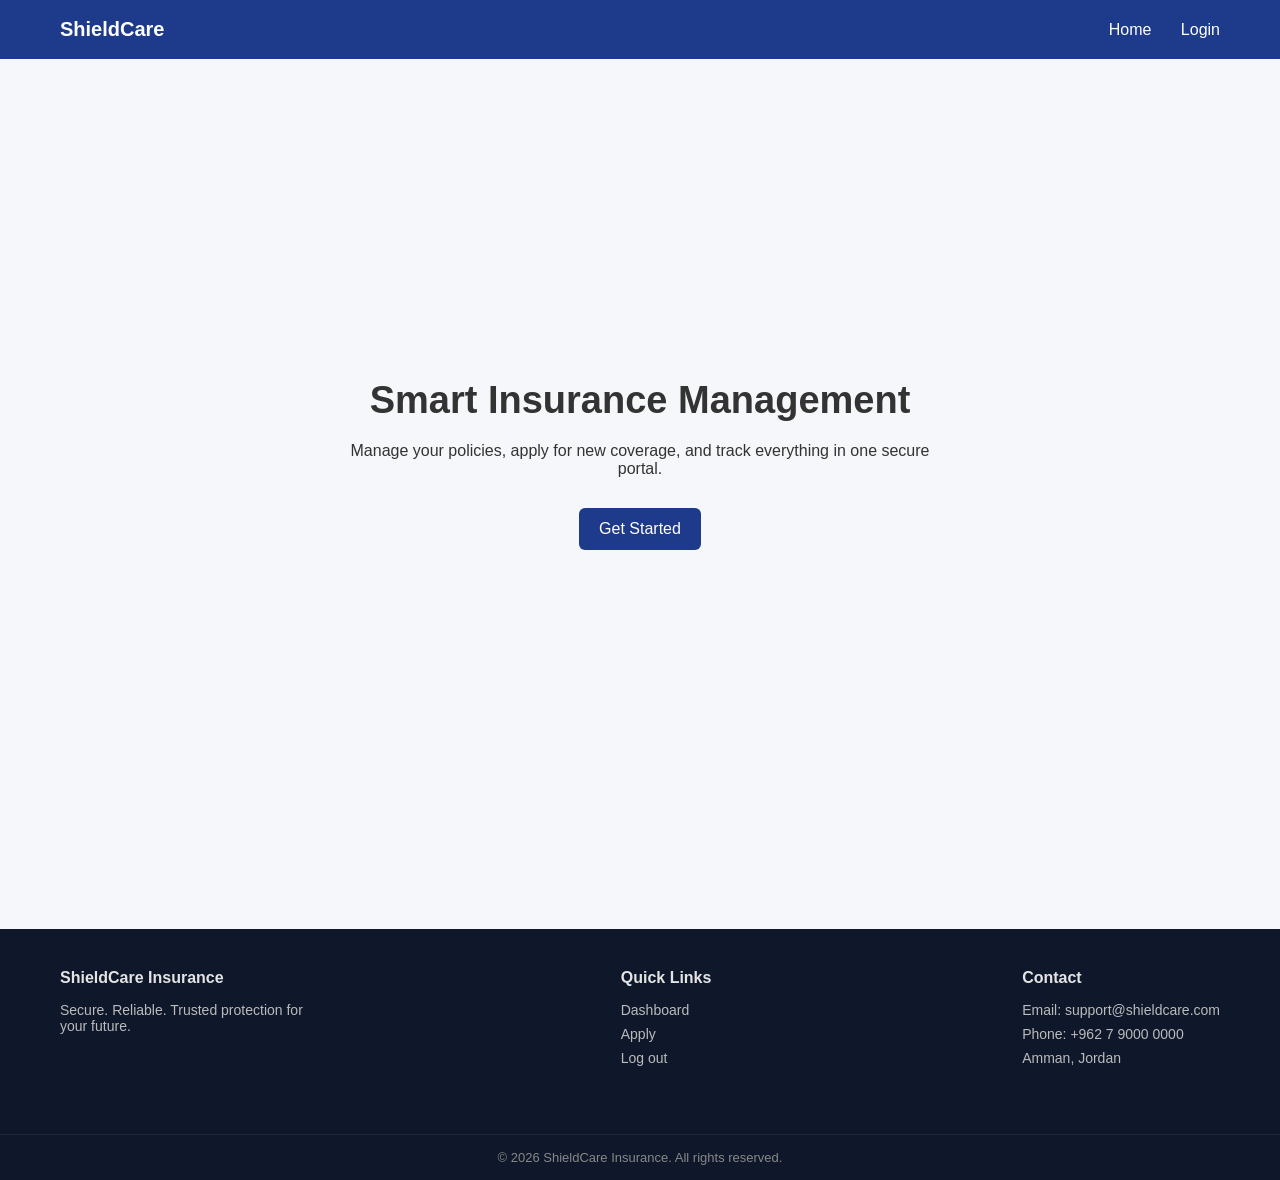
<file: index.html>
<!DOCTYPE html>
<html lang="en">
<head>
<meta charset="UTF-8">
<meta name="viewport" content="width=device-width, initial-scale=1.0">
<title>ShieldCare Insurance</title>
<link rel="stylesheet" href="css/style.css">
</head>
<body>

<header class="navbar">
    <div class="logo">ShieldCare</div>
    <nav>
        <a href="index.html">Home</a>
        <a href="login.html" class="btn-outline">Login</a>
    </nav>
</header>

<section class="hero">
    <div class="hero-content">
        <h1>Smart Insurance Management</h1>
        <p>Manage your policies, apply for new coverage, and track everything in one secure portal.</p>
        <a href="login.html" class="btn-primary">Get Started</a>
    </div>
</section>
<footer class="footer">
    <div class="footer-container">

        <div class="footer-section">
            <h4>ShieldCare Insurance</h4>
            <p>Secure. Reliable. Trusted protection for your future.</p>
        </div>

        <div class="footer-section">
            <h4>Quick Links</h4>
            <a href="dashboard.html">Dashboard</a>
            <a href="apply.html">Apply</a>
            <a href="index.html">Log out</a>
        </div>

        <div class="footer-section">
            <h4>Contact</h4>
            <p>Email: support@shieldcare.com</p>
            <p>Phone: +962 7 9000 0000</p>
            <p>Amman, Jordan</p>
        </div>

    </div>

    <div class="footer-bottom">
        © 2026 ShieldCare Insurance. All rights reserved.
    </div>
</footer>

</body>
</html>
</file>
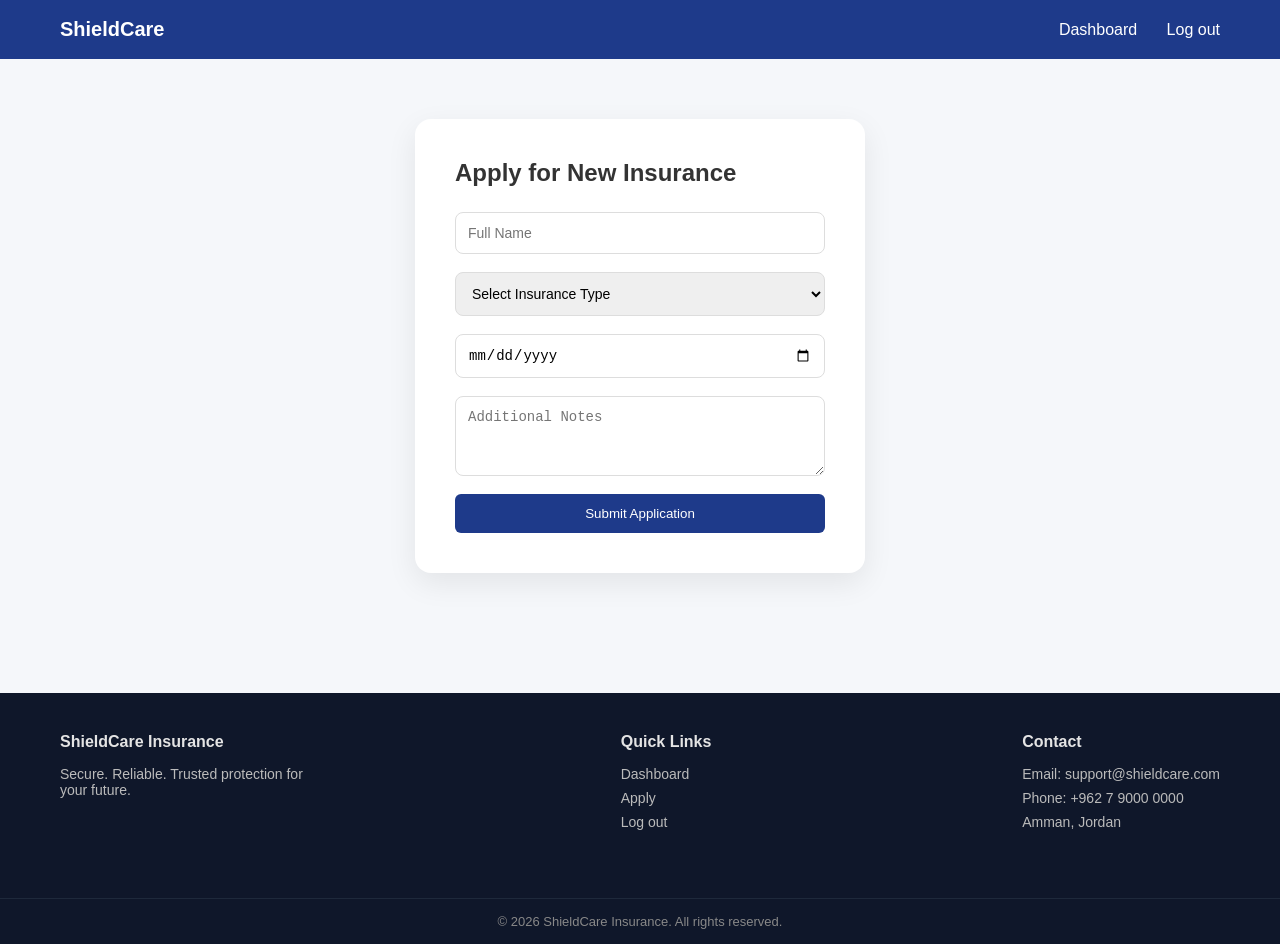
<file: apply.html>
<!DOCTYPE html>
<html lang="en">
<head>
<meta charset="UTF-8">
<meta name="viewport" content="width=device-width, initial-scale=1.0">
<title>Apply - ShieldCare</title>
<link rel="stylesheet" href="css/style.css">
</head>
<body>

<header class="navbar">
    <div class="logo">ShieldCare</div>
    <nav>
        <a href="dashboard.html">Dashboard</a>
        <a href="index.html">Log out</a>
    </nav>
</header>

<div class="form-container">
    <div class="form-card">
        <h2>Apply for New Insurance</h2>

        <form id="applyForm">
            <input type="text" placeholder="Full Name" required>

            <select required>
                <option value="">Select Insurance Type</option>
                <option>Health Insurance</option>
                <option>Car Insurance</option>
                <option>Life Insurance</option>
            </select>

            <input type="date" required>

            <textarea placeholder="Additional Notes"></textarea>

            <button class="btn-primary">Submit Application</button>
        </form>
    </div>
</div>

<div id="modal" class="modal">
    <div class="modal-box">
        <h3>Application Submitted Successfully 🎉</h3>
        <a href="dashboard.html" class="btn-primary">Return to Dashboard</a>
    </div>
</div>

<!--  FOOTER ADDED -->
<footer class="footer">
    <div class="footer-container">

        <div class="footer-section">
            <h4>ShieldCare Insurance</h4>
            <p>Secure. Reliable. Trusted protection for your future.</p>
        </div>

        <div class="footer-section">
            <h4>Quick Links</h4>
            <a href="dashboard.html">Dashboard</a>
            <a href="apply.html">Apply</a>
            <a href="index.html">Log out</a>
        </div>

        <div class="footer-section">
            <h4>Contact</h4>
            <p>Email: support@shieldcare.com</p>
            <p>Phone: +962 7 9000 0000</p>
            <p>Amman, Jordan</p>
        </div>

    </div>

    <div class="footer-bottom">
        © 2026 ShieldCare Insurance. All rights reserved.
    </div>
</footer>

<script src="js/script.js"></script>
</body>
</html>
</file>
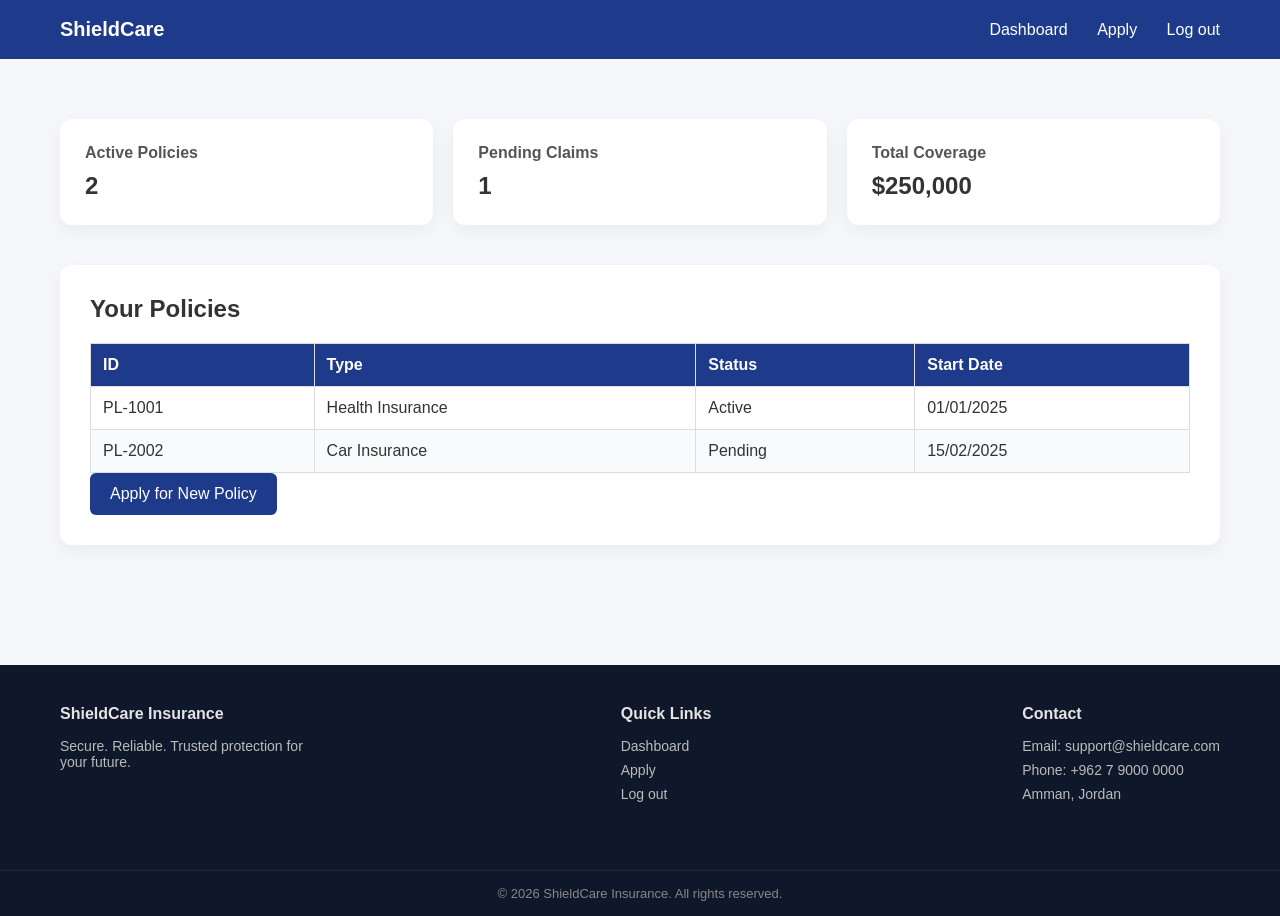
<file: dashboard.html>
<!DOCTYPE html>
<html lang="en">
<head>
<meta charset="UTF-8">
<meta name="viewport" content="width=device-width, initial-scale=1.0">
<title>Dashboard - ShieldCare</title>
<link rel="stylesheet" href="css/style.css">
</head>
<body>

<header class="navbar">
    <div class="logo">ShieldCare</div>
    <nav>
        <a href="dashboard.html">Dashboard</a>
        <a href="apply.html">Apply</a>
        <a href="index.html">Log out</a>
    </nav>
</header>

<div class="dashboard-container">

    <div class="stats-grid">
        <div class="stat-card">
            <h3>Active Policies</h3>
            <p>2</p>
        </div>
        <div class="stat-card">
            <h3>Pending Claims</h3>
            <p>1</p>
        </div>
        <div class="stat-card">
            <h3>Total Coverage</h3>
            <p>$250,000</p>
        </div>
    </div>

    <div class="table-section">
        <h2>Your Policies</h2>
        <table>
            <thead>
                <tr>
                    <th>ID</th>
                    <th>Type</th>
                    <th>Status</th>
                    <th>Start Date</th>
                </tr>
            </thead>
            <tbody>
                <tr>
                    <td>PL-1001</td>
                    <td>Health Insurance</td>
                    <td>Active</td>
                    <td>01/01/2025</td>
                </tr>
                <tr>
                    <td>PL-2002</td>
                    <td>Car Insurance</td>
                    <td>Pending</td>
                    <td>15/02/2025</td>
                </tr>
            </tbody>
        </table>

        <a href="apply.html" class="btn-primary apply-btn">Apply for New Policy</a>
    </div>

</div>
<footer class="footer">
    <div class="footer-container">

        <div class="footer-section">
            <h4>ShieldCare Insurance</h4>
            <p>Secure. Reliable. Trusted protection for your future.</p>
        </div>

        <div class="footer-section">
            <h4>Quick Links</h4>
            <a href="dashboard.html">Dashboard</a>
            <a href="apply.html">Apply</a>
            <a href="index.html">Log out</a>
        </div>

        <div class="footer-section">
            <h4>Contact</h4>
            <p>Email: support@shieldcare.com</p>
            <p>Phone: +962 7 9000 0000</p>
            <p>Amman, Jordan</p>
        </div>

    </div>

    <div class="footer-bottom">
        © 2026 ShieldCare Insurance. All rights reserved.
    </div>
</footer>

</body>
</html>
</file>
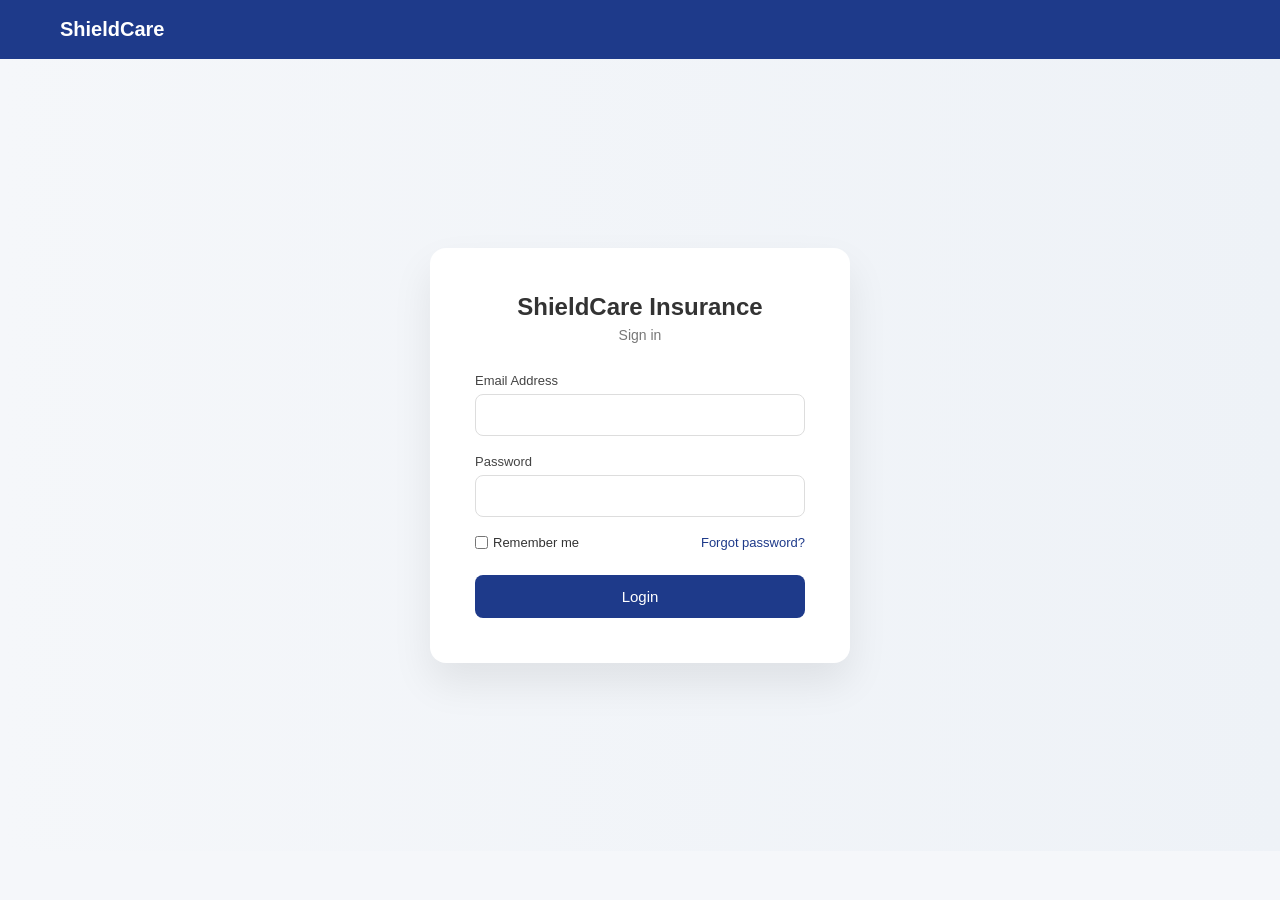
<file: login.html>
<!DOCTYPE html>
<html lang="en">
<head>
<meta charset="UTF-8">
<meta name="viewport" content="width=device-width, initial-scale=1.0">
<title>Login - ShieldCare</title>
<link rel="stylesheet" href="css/style.css">
</head>
<body>

<header class="navbar">
    <div class="logo">ShieldCare</div>
</header>

<div class="auth-wrapper">
    <div class="login-card">

        <h2>ShieldCare Insurance</h2>
        <p class="login-subtitle">
            Sign in 
        </p>

        <form action="dashboard.html">

            <div class="input-group">
                <label>Email Address</label>
                <input type="email" required>
            </div>

            <div class="input-group">
                <label>Password</label>
                <input type="password" required>
            </div>

            <div class="login-options">
                <label class="remember">
                    <input type="checkbox">
                    Remember me
                </label>
                <a href="#" class="forgot">Forgot password?</a>
            </div>

            <button type="submit" class="login-btn">
                Login
            </button>

        </form>

    </div>
</div>

</body>
</html>
</file>
<file: css/style.css>
/*GLOBAL RESET */
* {
    margin: 0;
    padding: 0;
    box-sizing: border-box;
}

body {
    font-family: 'Segoe UI', Tahoma, sans-serif;
    background: #f5f7fa;
    color: #333;
}

/* NAVBAR  */
.navbar {
    background: #1e3a8a;
    padding: 18px 60px;
    display: flex;
    justify-content: space-between;
    align-items: center;
    color: white;
}

.logo {
    font-weight: bold;
    font-size: 20px;
}

.navbar nav a {
    color: white;
    margin-left: 25px;
    text-decoration: none;
    font-weight: 500;
}

.navbar nav a:hover {
    opacity: 0.8;
}

/* BUTTONS  */
.btn-primary {
    background: #1e3a8a;
    color: white;
    padding: 12px 20px;
    border-radius: 6px;
    text-decoration: none;
    display: inline-block;
    border: none;
    cursor: pointer;
    font-weight: 500;
    transition: 0.2s;
}

.btn-primary:hover {
    background: #2746a6;
}

/*  HERO SECTION */
.hero {
    height: 90vh;
    display: flex;
    justify-content: center;
    align-items: center;
    text-align: center;
}

.hero-content {
    max-width: 600px;
}

.hero h1 {
    font-size: 38px;
    margin-bottom: 20px;
}

/* 🔥 هذا التعديل */
.hero .btn-primary {
    margin-top: 30px;
}

/*  LOGIN PAGE */

.auth-wrapper {
    height: 88vh;
    display: flex;
    justify-content: center;
    align-items: center;
    background: linear-gradient(to right, #f5f7fa, #eef2f7);
}

.login-card {
    background: white;
    width: 420px;
    padding: 45px;
    border-radius: 16px;
    box-shadow: 0 20px 40px rgba(0,0,0,0.08);
}

.login-card h2 {
    text-align: center;
    font-size: 24px;
    margin-bottom: 6px;
}

.login-subtitle {
    text-align: center;
    font-size: 14px;
    color: #777;
    margin-bottom: 30px;
}

/* INPUT GROUP = */
.input-group {
    display: flex;
    flex-direction: column;
    margin-bottom: 18px;
}

.input-group label {
    font-size: 13px;
    margin-bottom: 6px;
    color: #444;
}

.input-group input {
    padding: 12px;
    border-radius: 8px;
    border: 1px solid #ddd;
    transition: 0.2s;
    font-size: 14px;
}

.input-group input:focus {
    border-color: #1e3a8a;
    outline: none;
    box-shadow: 0 0 0 2px rgba(30,58,138,0.1);
}

/*  LOGIN OPTIONS  */
.login-options {
    display: flex;
    justify-content: space-between;
    align-items: center;
    font-size: 13px;
    margin-bottom: 25px;
}

.login-options .remember {
    display: flex;
    align-items: center;
    gap: 5px;
}

.login-options .forgot {
    text-decoration: none;
    color: #1e3a8a;
}

/* LOGIN BUTTON  */
.login-btn {
    width: 100%;
    padding: 13px;
    background: #1e3a8a;
    color: white;
    border: none;
    border-radius: 8px;
    font-size: 15px;
    cursor: pointer;
    transition: 0.2s;
}

.login-btn:hover {
    background: #2746a6;
}

/*  DASHBOARD  */

.dashboard-container {
    padding: 60px;
}

.stats-grid {
    display: flex;
    gap: 20px;
    margin-bottom: 40px;
}

.stat-card {
    background: white;
    padding: 25px;
    flex: 1;
    border-radius: 12px;
    box-shadow: 0 6px 20px rgba(0,0,0,0.05);
}

.stat-card h3 {
    font-size: 16px;
    margin-bottom: 10px;
    color: #555;
}

.stat-card p {
    font-size: 24px;
    font-weight: bold;
}

/*  TABLE */

.table-section {
    background: white;
    padding: 30px;
    border-radius: 12px;
    box-shadow: 0 6px 20px rgba(0,0,0,0.05);
}

.table-section h2 {
    margin-bottom: 20px;
}

table {
    width: 100%;
    border-collapse: collapse;
}

th {
    background: #1e3a8a;
    color: white;
}

th, td {
    padding: 12px;
    border: 1px solid #ddd;
    text-align: left;
}

tr:nth-child(even) {
    background-color: #f9fafc;
}

/* APPLY FORM  */

.form-container {
    display: flex;
    justify-content: center;
    padding: 60px;
}

.form-card {
    background: white;
    padding: 40px;
    border-radius: 16px;
    width: 450px;
    box-shadow: 0 10px 30px rgba(0,0,0,0.08);
}

.form-card h2 {
    margin-bottom: 25px;
}

.form-card form {
    display: flex;
    flex-direction: column;
    gap: 18px;
}

.form-card input,
.form-card select,
.form-card textarea {
    padding: 12px;
    border-radius: 8px;
    border: 1px solid #ddd;
    font-size: 14px;
}

.form-card textarea {
    resize: vertical;
    min-height: 80px;
}

.form-card input:focus,
.form-card select:focus,
.form-card textarea:focus {
    border-color: #1e3a8a;
    outline: none;
    box-shadow: 0 0 0 2px rgba(30,58,138,0.1);
}

/* MODAL */

.modal {
    display: none;
    position: fixed;
    inset: 0;
    background: rgba(0,0,0,0.5);
    justify-content: center;
    align-items: center;
}

.modal-box {
    background: white;
    padding: 40px;
    border-radius: 12px;
    text-align: center;
    width: 350px;
}

.modal-box h3 {
    margin-bottom: 20px;
}
/*FOOTER  */

.footer {
    background: #0f172a;
    color: #e4e4e4;
    padding-top: 40px;
    margin-top: 60px;
}

.footer-container {
    display: flex;
    justify-content: space-between;
    padding: 0 60px 40px;
    flex-wrap: wrap;
}

.footer-section {
    max-width: 250px;
    margin-bottom: 20px;
}

.footer-section h4 {
    margin-bottom: 15px;
    font-size: 16px;
}

.footer-section p {
    font-size: 14px;
    margin-bottom: 8px;
    color: #bbb;
}

.footer-section a {
    display: block;
    text-decoration: none;
    color: #bbb;
    font-size: 14px;
    margin-bottom: 8px;
}

.footer-section a:hover {
    color: white;
}

.footer-bottom {
    text-align: center;
    padding: 15px;
    border-top: 1px solid #1e293b;
    font-size: 13px;
    color: #888;
}
</file>
